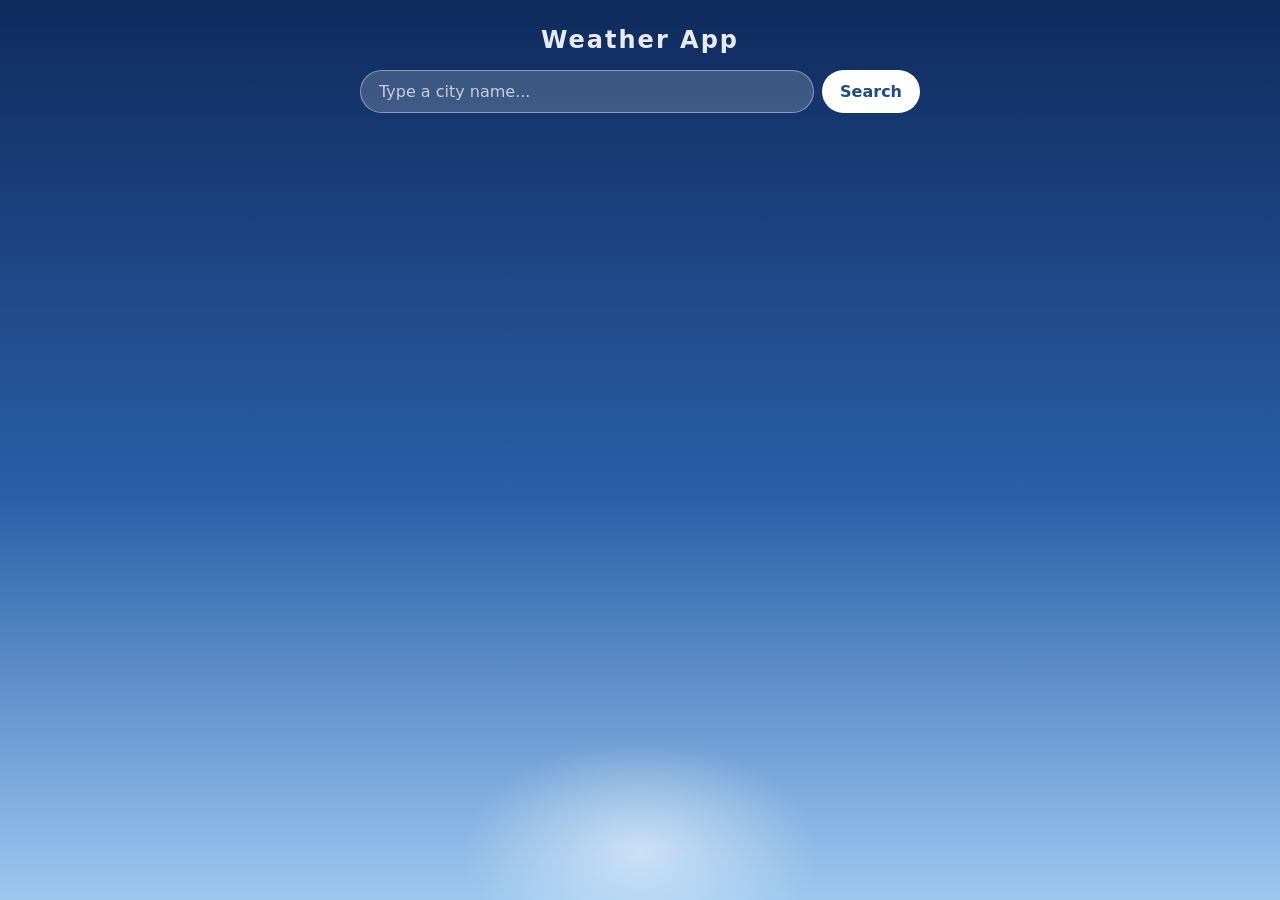
<file: index.html>
<!DOCTYPE html>
<html lang="en">
<head>
  <meta charset="UTF-8">
  <meta name="viewport" content="width=device-width, initial-scale=1.0">
  <title>Weather App</title>
  <link rel="stylesheet" href="style.css">
</head>
<body>
  <div class="glow"></div>
  <main class="wrap">
    <h1>Weather App</h1>
    <form class="search" id="search-form">
      <input type="text" id="city-input" placeholder="Type a city name..." aria-label="City name">
      <button type="submit">Search</button>
    </form>

    <p class="message" id="message" aria-live="polite" hidden></p>

    <section class="result" id="result" hidden>
      <div class="info">
        <h2 id="place"></h2>
        <p class="time" id="time"></p>
        <div class="big">
          <img id="icon" alt="" width="64" height="64">
          <p class="temp" id="temp"></p>
        </div>
        <p class="desc" id="desc"></p>
      </div>
      <ul class="facts">
        <li><span>Feels like</span><b id="feels"></b></li>
        <li><span>Humidity</span><b id="humidity"></b></li>
        <li><span>Wind</span><b id="wind"></b></li>
      </ul>
    </section>
  </main>
  <script src="script.js"></script>
</body>
</html>
</file>
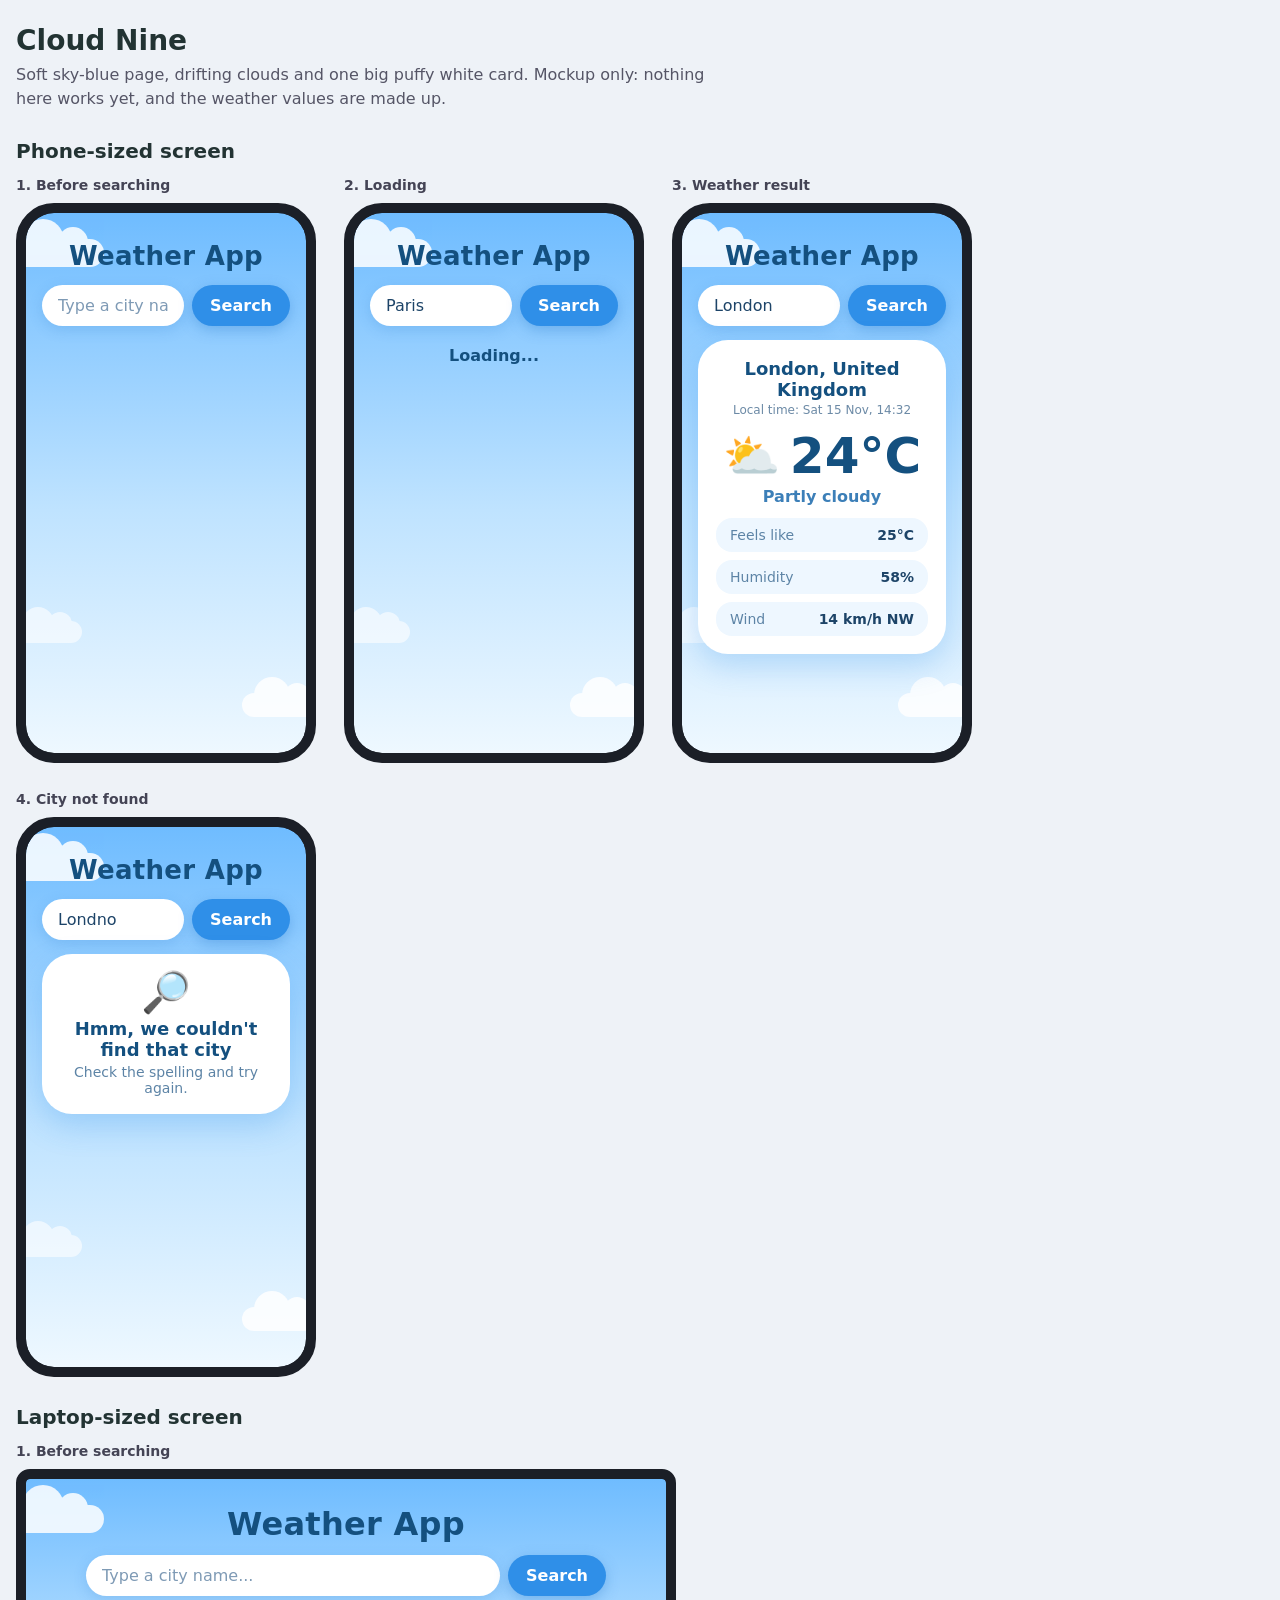
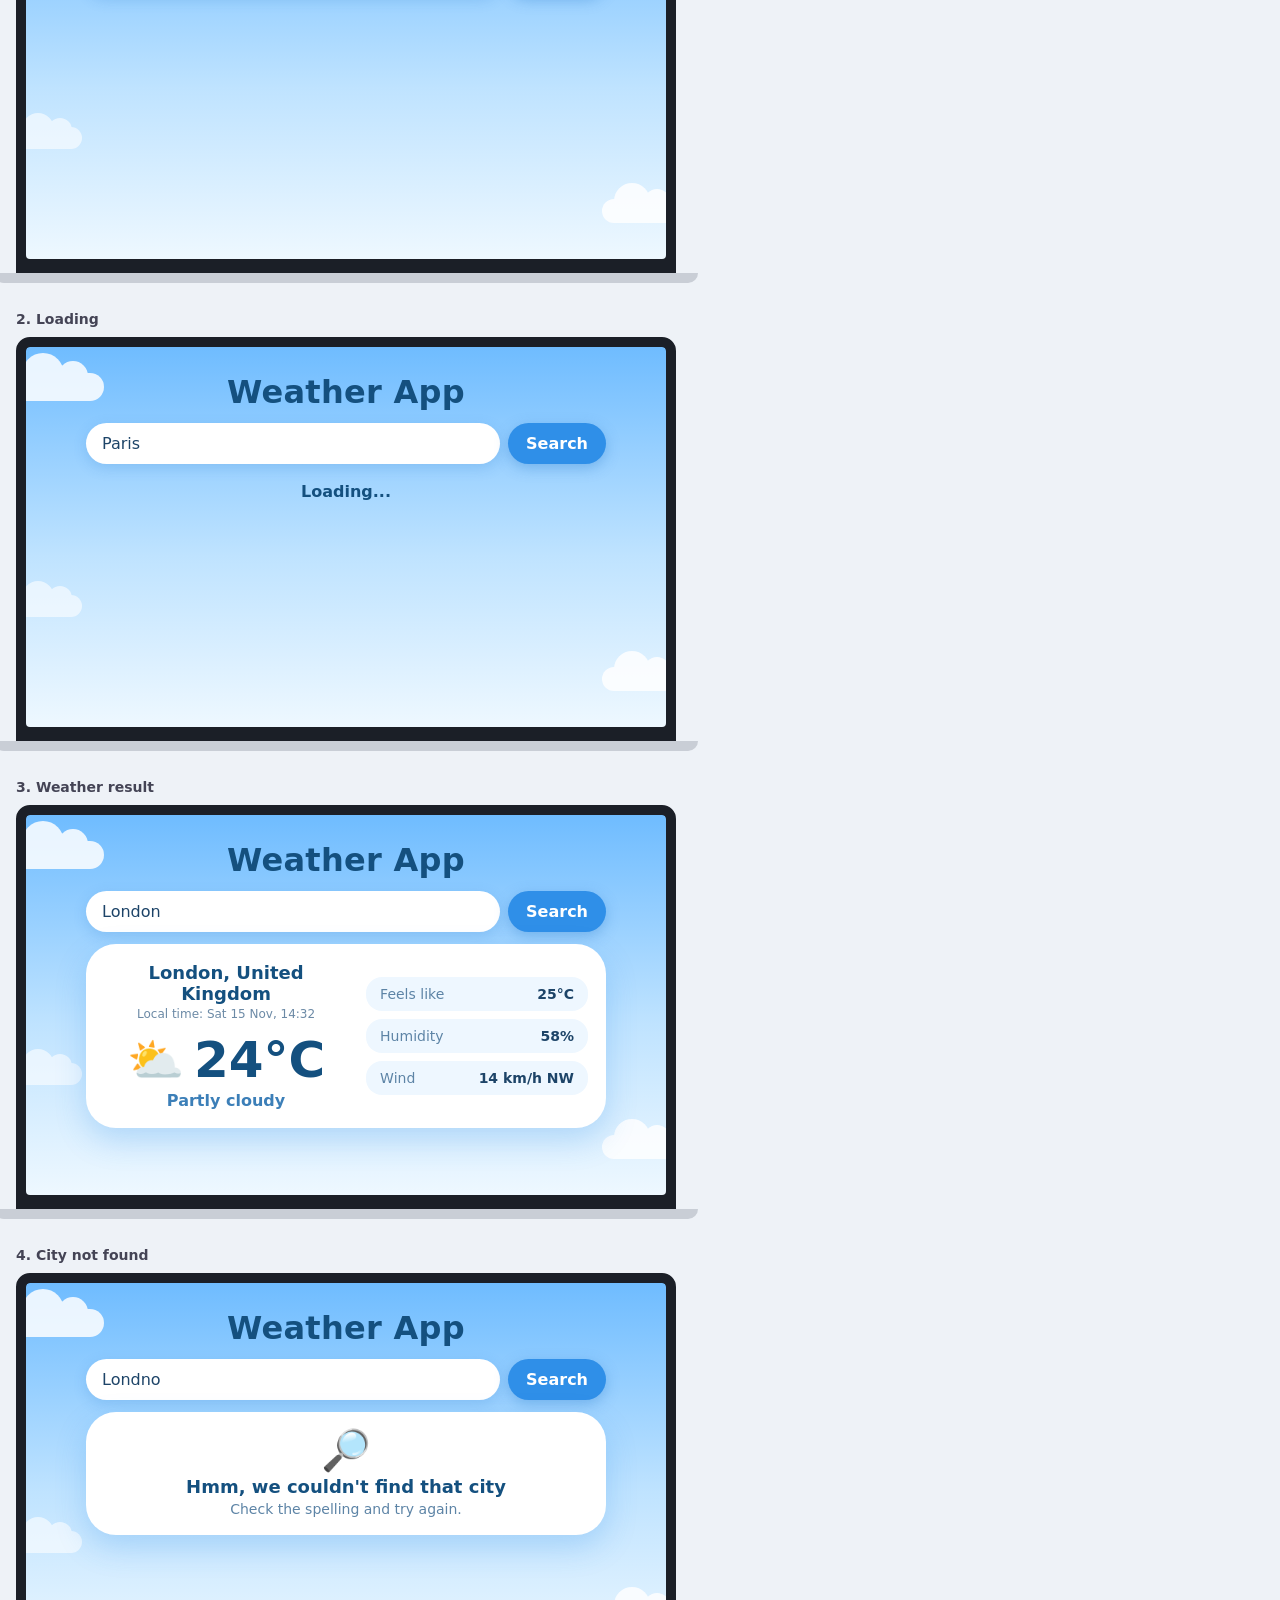
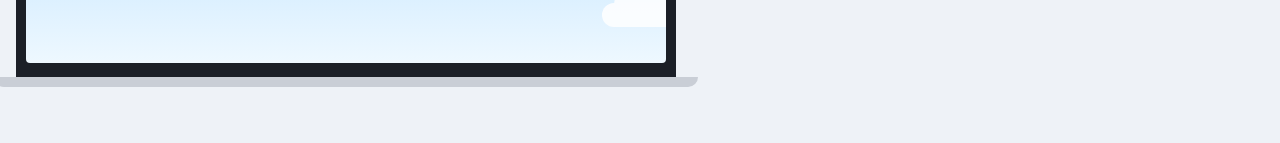
<file: mockups/cloud-nine.html>
<!DOCTYPE html>
<html lang="en"><head><meta charset="UTF-8"><meta name="viewport" content="width=device-width, initial-scale=1.0">
<title>Cloud Nine mockup</title><style>
*{box-sizing:border-box;margin:0;padding:0}
body{font-family:system-ui,-apple-system,Arial,sans-serif;background:#eef2f7;color:#233;padding:24px 16px 56px}
.head{max-width:1400px;margin:0 auto 20px}
.head h1{font-size:28px;margin-bottom:6px}
.head p{color:#556;line-height:1.5;max-width:720px}
.section{max-width:1400px;margin:28px auto 14px;font-size:20px}
.row{display:flex;flex-wrap:wrap;gap:28px;max-width:1400px;margin:0 auto}
figure{display:flex;flex-direction:column;gap:10px}
figcaption{font-weight:700;font-size:14px;color:#445}
.bezel{background:#1b1f27;border:10px solid #1b1f27;overflow:hidden}
.bezel.phone{border-radius:38px}
.bezel.laptop{border-radius:14px 14px 0 0;border-bottom-width:14px}
.base{height:10px;background:#c9ced6;border-radius:0 0 14px 14px;margin:-10px -22px 0}
.screen{position:relative;overflow:hidden}
.screen.phone{width:280px;height:540px;border-radius:28px}
.screen.laptop{width:640px;height:380px;border-radius:4px}
input,button{font:inherit;border:0;outline:0}
ul{list-style:none}

.screen{font-family:ui-rounded,"SF Pro Rounded","Arial Rounded MT Bold","Varela Round",Nunito,Quicksand,system-ui,sans-serif;color:#1d4468;background:linear-gradient(180deg,#6fbcff 0%,#bfe3ff 55%,#eef8ff 100%)}
.cloud{position:absolute;background:#fff;border-radius:999px;opacity:.85}
.cloud::before,.cloud::after{content:"";position:absolute;background:#fff;border-radius:50%}
.c1{width:96px;height:28px;top:26px;left:-18px}.c1::before{width:42px;height:42px;top:-20px;left:14px}.c1::after{width:30px;height:30px;top:-12px;left:50px}
.c2{width:80px;height:24px;bottom:36px;right:-16px}.c2::before{width:36px;height:36px;top:-16px;left:12px}.c2::after{width:26px;height:26px;top:-10px;left:42px}
.c3{width:70px;height:22px;bottom:110px;left:-14px;opacity:.6}.c3::before{width:32px;height:32px;top:-14px;left:10px}.c3::after{width:24px;height:24px;top:-9px;left:36px}
.wrap{position:relative;width:100%;display:flex;flex-direction:column;align-items:center;gap:14px}
.phone .wrap{padding:28px 16px}.laptop .wrap{padding:26px 40px;max-width:600px;margin:0 auto;gap:12px}
.wrap h1{font-size:26px;letter-spacing:.3px;color:#14507f}.laptop .wrap h1{font-size:32px}
.search{display:flex;gap:8px;width:100%}
.search input{flex:1;min-width:0;padding:11px 16px;border-radius:999px;background:#fff;color:#1d4468;box-shadow:0 4px 14px rgba(40,120,200,.2)}
.search input::placeholder{color:#7e9ab5}
.search button{padding:11px 18px;border-radius:999px;background:#2f8fe8;color:#fff;font-weight:700;box-shadow:0 4px 14px rgba(40,120,200,.35)}
.msg{font-weight:700;color:#14507f;margin-top:6px}
.card{width:100%;background:#fff;border-radius:30px;padding:18px;text-align:center;box-shadow:0 12px 30px rgba(47,143,232,.25)}
.card h2{font-size:18px;color:#14507f}.time{font-size:12px;color:#6c8aa6;margin-top:3px}
.big{display:flex;align-items:center;justify-content:center;gap:10px;margin:10px 0 2px}
.icon{font-size:46px;line-height:1}.temp{font-size:50px;font-weight:800;color:#14507f}
.desc{font-weight:700;color:#3c7fb8}
.facts{margin-top:12px;display:grid;gap:8px}
.facts li{display:flex;justify-content:space-between;background:#eef7ff;border-radius:16px;padding:9px 14px;font-size:14px}
.facts span{color:#5d84a6}
.laptop .card.result{display:grid;grid-template-columns:1.1fr 1fr;gap:18px;align-items:center;text-align:center}
.laptop .facts{margin-top:0}
.notfound .icon{font-size:40px;margin-bottom:6px}.notfound p{color:#5d84a6;margin-top:4px;font-size:14px}
</style></head><body>
<div class="head"><h1>Cloud Nine</h1><p>Soft sky-blue page, drifting clouds and one big puffy white card. Mockup only: nothing here works yet, and the weather values are made up.</p></div>
<h2 class="section">Phone-sized screen</h2><div class="row">
<figure><figcaption>1. Before searching</figcaption><div class="bezel phone"><div class="screen phone"><div class="cloud c1"></div><div class="cloud c2"></div><div class="cloud c3"></div><main class="wrap"><h1>Weather App</h1>
<div class="search"><input value="" placeholder="Type a city name..." readonly><button type="button">Search</button></div>
</main></div></div></figure>
<figure><figcaption>2. Loading</figcaption><div class="bezel phone"><div class="screen phone"><div class="cloud c1"></div><div class="cloud c2"></div><div class="cloud c3"></div><main class="wrap"><h1>Weather App</h1>
<div class="search"><input value="Paris" placeholder="Type a city name..." readonly><button type="button">Search</button></div>
<p class="msg">Loading...</p></main></div></div></figure>
<figure><figcaption>3. Weather result</figcaption><div class="bezel phone"><div class="screen phone"><div class="cloud c1"></div><div class="cloud c2"></div><div class="cloud c3"></div><main class="wrap"><h1>Weather App</h1>
<div class="search"><input value="London" placeholder="Type a city name..." readonly><button type="button">Search</button></div>
<section class="card result">
<div class="left"><h2>London, United Kingdom</h2><p class="time">Local time: Sat 15 Nov, 14:32</p>
<div class="big"><span class="icon">&#9925;</span><span class="temp">24&deg;C</span></div><p class="desc">Partly cloudy</p></div>
<ul class="facts"><li><span>Feels like</span><b>25&deg;C</b></li><li><span>Humidity</span><b>58%</b></li><li><span>Wind</span><b>14 km/h NW</b></li></ul>
</section></main></div></div></figure>
<figure><figcaption>4. City not found</figcaption><div class="bezel phone"><div class="screen phone"><div class="cloud c1"></div><div class="cloud c2"></div><div class="cloud c3"></div><main class="wrap"><h1>Weather App</h1>
<div class="search"><input value="Londno" placeholder="Type a city name..." readonly><button type="button">Search</button></div>
<section class="card notfound"><div class="icon">&#128270;</div><h2>Hmm, we couldn't find that city</h2><p>Check the spelling and try again.</p></section></main></div></div></figure>
</div>
<h2 class="section">Laptop-sized screen</h2><div class="row">
<figure><figcaption>1. Before searching</figcaption><div class="bezel laptop"><div class="screen laptop"><div class="cloud c1"></div><div class="cloud c2"></div><div class="cloud c3"></div><main class="wrap"><h1>Weather App</h1>
<div class="search"><input value="" placeholder="Type a city name..." readonly><button type="button">Search</button></div>
</main></div></div><div class="base"></div></figure>
<figure><figcaption>2. Loading</figcaption><div class="bezel laptop"><div class="screen laptop"><div class="cloud c1"></div><div class="cloud c2"></div><div class="cloud c3"></div><main class="wrap"><h1>Weather App</h1>
<div class="search"><input value="Paris" placeholder="Type a city name..." readonly><button type="button">Search</button></div>
<p class="msg">Loading...</p></main></div></div><div class="base"></div></figure>
<figure><figcaption>3. Weather result</figcaption><div class="bezel laptop"><div class="screen laptop"><div class="cloud c1"></div><div class="cloud c2"></div><div class="cloud c3"></div><main class="wrap"><h1>Weather App</h1>
<div class="search"><input value="London" placeholder="Type a city name..." readonly><button type="button">Search</button></div>
<section class="card result">
<div class="left"><h2>London, United Kingdom</h2><p class="time">Local time: Sat 15 Nov, 14:32</p>
<div class="big"><span class="icon">&#9925;</span><span class="temp">24&deg;C</span></div><p class="desc">Partly cloudy</p></div>
<ul class="facts"><li><span>Feels like</span><b>25&deg;C</b></li><li><span>Humidity</span><b>58%</b></li><li><span>Wind</span><b>14 km/h NW</b></li></ul>
</section></main></div></div><div class="base"></div></figure>
<figure><figcaption>4. City not found</figcaption><div class="bezel laptop"><div class="screen laptop"><div class="cloud c1"></div><div class="cloud c2"></div><div class="cloud c3"></div><main class="wrap"><h1>Weather App</h1>
<div class="search"><input value="Londno" placeholder="Type a city name..." readonly><button type="button">Search</button></div>
<section class="card notfound"><div class="icon">&#128270;</div><h2>Hmm, we couldn't find that city</h2><p>Check the spelling and try again.</p></section></main></div></div><div class="base"></div></figure>
</div></body></html>
</file>
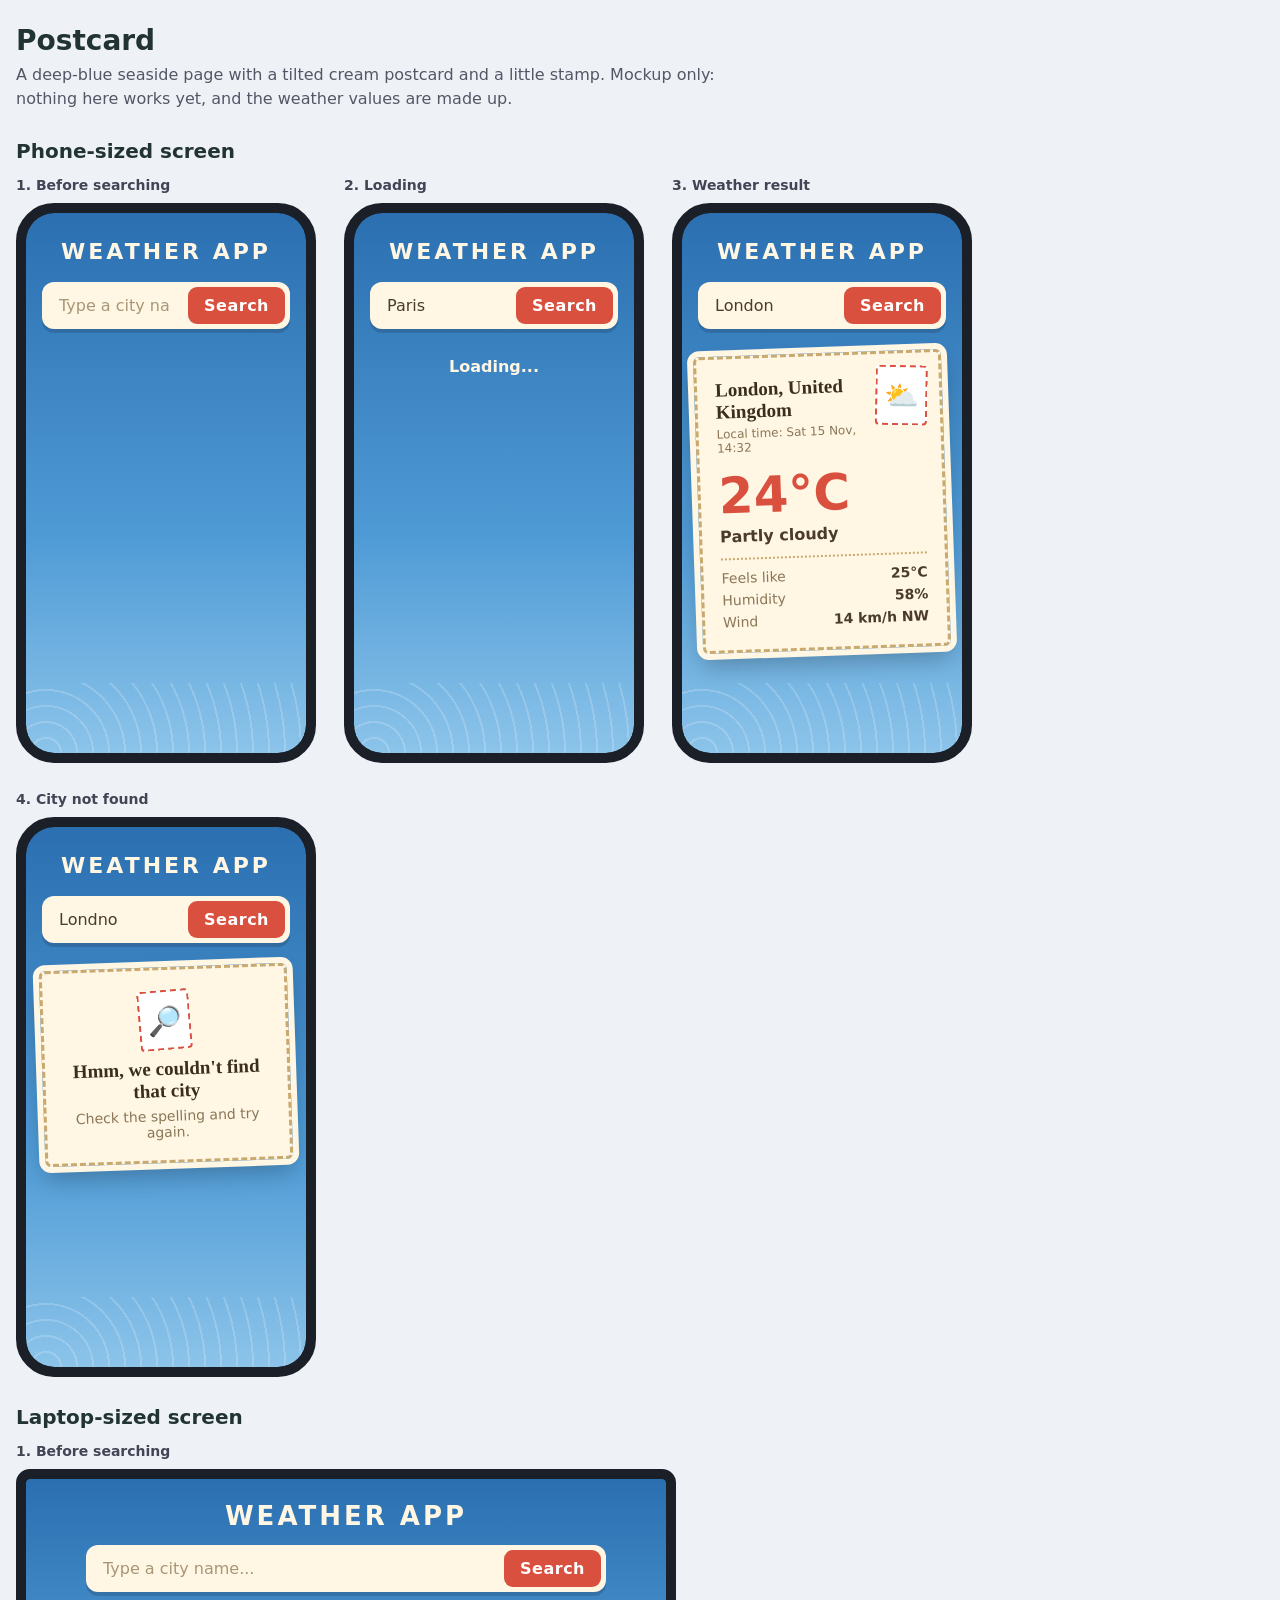
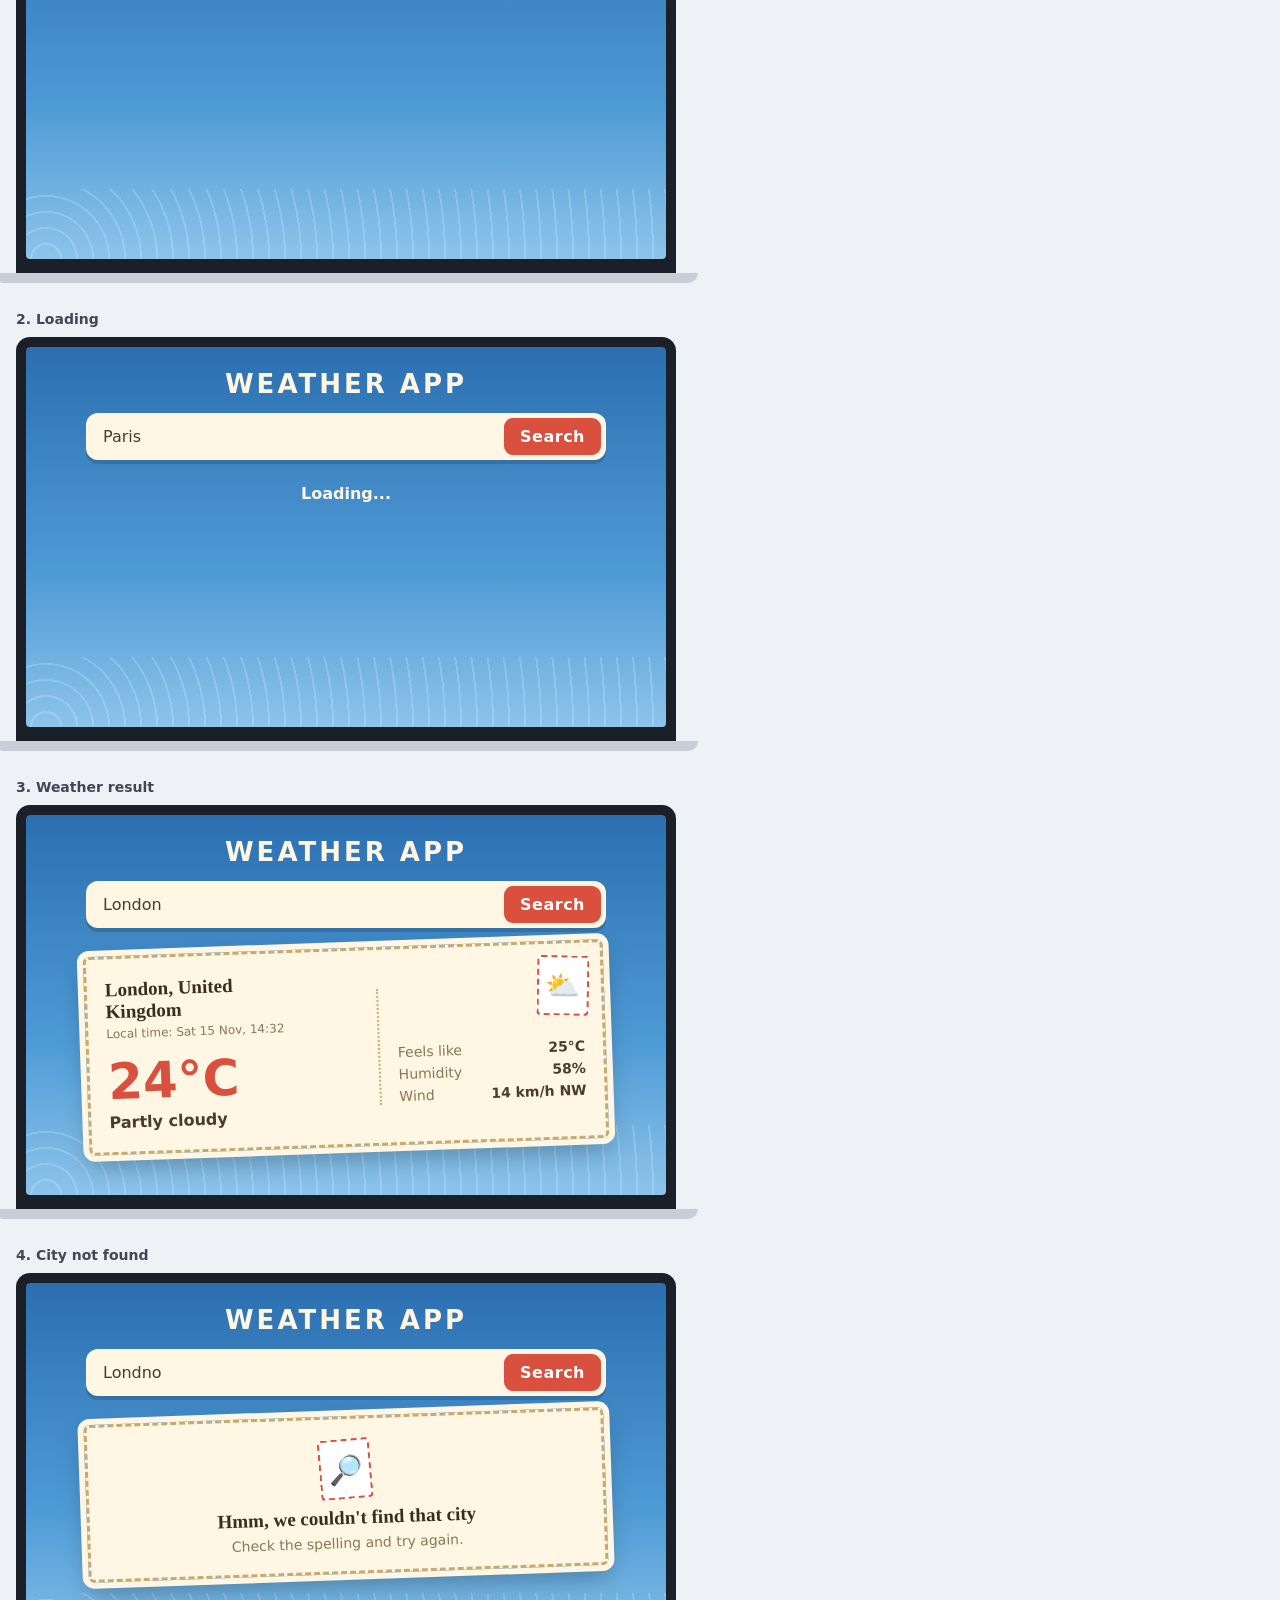
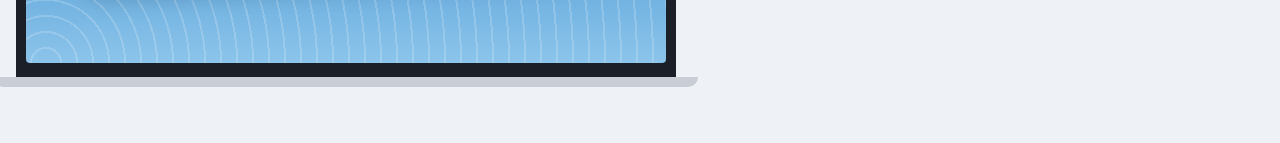
<file: mockups/postcard.html>
<!DOCTYPE html>
<html lang="en"><head><meta charset="UTF-8"><meta name="viewport" content="width=device-width, initial-scale=1.0">
<title>Postcard mockup</title><style>
*{box-sizing:border-box;margin:0;padding:0}
body{font-family:system-ui,-apple-system,Arial,sans-serif;background:#eef2f7;color:#233;padding:24px 16px 56px}
.head{max-width:1400px;margin:0 auto 20px}
.head h1{font-size:28px;margin-bottom:6px}
.head p{color:#556;line-height:1.5;max-width:720px}
.section{max-width:1400px;margin:28px auto 14px;font-size:20px}
.row{display:flex;flex-wrap:wrap;gap:28px;max-width:1400px;margin:0 auto}
figure{display:flex;flex-direction:column;gap:10px}
figcaption{font-weight:700;font-size:14px;color:#445}
.bezel{background:#1b1f27;border:10px solid #1b1f27;overflow:hidden}
.bezel.phone{border-radius:38px}
.bezel.laptop{border-radius:14px 14px 0 0;border-bottom-width:14px}
.base{height:10px;background:#c9ced6;border-radius:0 0 14px 14px;margin:-10px -22px 0}
.screen{position:relative;overflow:hidden}
.screen.phone{width:280px;height:540px;border-radius:28px}
.screen.laptop{width:640px;height:380px;border-radius:4px}
input,button{font:inherit;border:0;outline:0}
ul{list-style:none}

.screen{font-family:ui-rounded,"SF Pro Rounded","Arial Rounded MT Bold","Varela Round",Nunito,Quicksand,system-ui,sans-serif;color:#4a3b2a;background:linear-gradient(180deg,#2b6fb0 0%,#4f9bd6 60%,#8cc4ea 100%)}
.waves{position:absolute;left:0;right:0;bottom:0;height:70px;background:repeating-radial-gradient(circle at 20px 70px,transparent 0 14px,rgba(255,255,255,.18) 14px 16px)}
.wrap{position:relative;width:100%;display:flex;flex-direction:column;align-items:center;gap:18px}
.phone .wrap{padding:26px 16px}.laptop .wrap{padding:22px 40px;max-width:600px;margin:0 auto;gap:14px}
.wrap h1{font-size:22px;color:#fff6e4;letter-spacing:3px;text-transform:uppercase}.laptop .wrap h1{font-size:26px}
.search{display:flex;width:100%;background:#fff6e4;border-radius:12px;padding:5px;gap:6px;box-shadow:0 4px 0 rgba(0,0,0,.15)}
.search input{flex:1;min-width:0;padding:9px 12px;background:transparent;color:#4a3b2a}
.search input::placeholder{color:#a89677}
.search button{padding:9px 16px;border-radius:9px;background:#d9503f;color:#fff;font-weight:700;letter-spacing:.5px}
.msg{color:#fff6e4;font-weight:700;font-size:16px;margin-top:10px}
.card{position:relative;width:100%;background:#fff6e4;border:3px dashed #c9a96e;outline:6px solid #fff6e4;outline-offset:0;border-radius:6px;padding:20px 18px;transform:rotate(-2deg);box-shadow:0 12px 24px rgba(0,0,0,.25);margin-top:6px}
.card h2{font-family:"Segoe Print","Bradley Hand","Comic Sans MS",cursive;font-size:19px;color:#3a2d1c;padding-right:62px}
.time{font-size:12px;color:#8a7757;margin-top:4px;padding-right:62px}
.big{margin:12px 0 2px}
.icon{position:absolute;top:12px;right:12px;width:52px;height:60px;display:flex;align-items:center;justify-content:center;font-size:28px;background:#fff;border:2px dashed #d9503f;border-radius:4px;transform:rotate(3deg)}
.temp{font-size:50px;font-weight:800;color:#d9503f}
.desc{font-weight:700;color:#4a3b2a}
.facts{margin-top:12px;border-top:2px dotted #c9a96e;padding-top:10px;display:grid;gap:6px}
.facts li{display:flex;justify-content:space-between;font-size:14px}.facts span{color:#8a7757}
.laptop .card.result{display:grid;grid-template-columns:1.2fr 1fr;gap:22px;align-items:center}
.laptop .facts{margin-top:0;border-top:0;border-left:2px dotted #c9a96e;padding:56px 0 0 18px}
.notfound .icon{position:static;margin:0 auto 8px;transform:rotate(-3deg)}
.notfound h2{padding-right:0;text-align:center}.notfound p{text-align:center;color:#8a7757;font-size:14px;margin-top:6px}
</style></head><body>
<div class="head"><h1>Postcard</h1><p>A deep-blue seaside page with a tilted cream postcard and a little stamp. Mockup only: nothing here works yet, and the weather values are made up.</p></div>
<h2 class="section">Phone-sized screen</h2><div class="row">
<figure><figcaption>1. Before searching</figcaption><div class="bezel phone"><div class="screen phone"><div class="waves"></div><main class="wrap"><h1>Weather App</h1>
<div class="search"><input value="" placeholder="Type a city name..." readonly><button type="button">Search</button></div>
</main></div></div></figure>
<figure><figcaption>2. Loading</figcaption><div class="bezel phone"><div class="screen phone"><div class="waves"></div><main class="wrap"><h1>Weather App</h1>
<div class="search"><input value="Paris" placeholder="Type a city name..." readonly><button type="button">Search</button></div>
<p class="msg">Loading...</p></main></div></div></figure>
<figure><figcaption>3. Weather result</figcaption><div class="bezel phone"><div class="screen phone"><div class="waves"></div><main class="wrap"><h1>Weather App</h1>
<div class="search"><input value="London" placeholder="Type a city name..." readonly><button type="button">Search</button></div>
<section class="card result">
<div class="left"><h2>London, United Kingdom</h2><p class="time">Local time: Sat 15 Nov, 14:32</p>
<div class="big"><span class="icon">&#9925;</span><span class="temp">24&deg;C</span></div><p class="desc">Partly cloudy</p></div>
<ul class="facts"><li><span>Feels like</span><b>25&deg;C</b></li><li><span>Humidity</span><b>58%</b></li><li><span>Wind</span><b>14 km/h NW</b></li></ul>
</section></main></div></div></figure>
<figure><figcaption>4. City not found</figcaption><div class="bezel phone"><div class="screen phone"><div class="waves"></div><main class="wrap"><h1>Weather App</h1>
<div class="search"><input value="Londno" placeholder="Type a city name..." readonly><button type="button">Search</button></div>
<section class="card notfound"><div class="icon">&#128270;</div><h2>Hmm, we couldn't find that city</h2><p>Check the spelling and try again.</p></section></main></div></div></figure>
</div>
<h2 class="section">Laptop-sized screen</h2><div class="row">
<figure><figcaption>1. Before searching</figcaption><div class="bezel laptop"><div class="screen laptop"><div class="waves"></div><main class="wrap"><h1>Weather App</h1>
<div class="search"><input value="" placeholder="Type a city name..." readonly><button type="button">Search</button></div>
</main></div></div><div class="base"></div></figure>
<figure><figcaption>2. Loading</figcaption><div class="bezel laptop"><div class="screen laptop"><div class="waves"></div><main class="wrap"><h1>Weather App</h1>
<div class="search"><input value="Paris" placeholder="Type a city name..." readonly><button type="button">Search</button></div>
<p class="msg">Loading...</p></main></div></div><div class="base"></div></figure>
<figure><figcaption>3. Weather result</figcaption><div class="bezel laptop"><div class="screen laptop"><div class="waves"></div><main class="wrap"><h1>Weather App</h1>
<div class="search"><input value="London" placeholder="Type a city name..." readonly><button type="button">Search</button></div>
<section class="card result">
<div class="left"><h2>London, United Kingdom</h2><p class="time">Local time: Sat 15 Nov, 14:32</p>
<div class="big"><span class="icon">&#9925;</span><span class="temp">24&deg;C</span></div><p class="desc">Partly cloudy</p></div>
<ul class="facts"><li><span>Feels like</span><b>25&deg;C</b></li><li><span>Humidity</span><b>58%</b></li><li><span>Wind</span><b>14 km/h NW</b></li></ul>
</section></main></div></div><div class="base"></div></figure>
<figure><figcaption>4. City not found</figcaption><div class="bezel laptop"><div class="screen laptop"><div class="waves"></div><main class="wrap"><h1>Weather App</h1>
<div class="search"><input value="Londno" placeholder="Type a city name..." readonly><button type="button">Search</button></div>
<section class="card notfound"><div class="icon">&#128270;</div><h2>Hmm, we couldn't find that city</h2><p>Check the spelling and try again.</p></section></main></div></div><div class="base"></div></figure>
</div></body></html>
</file>
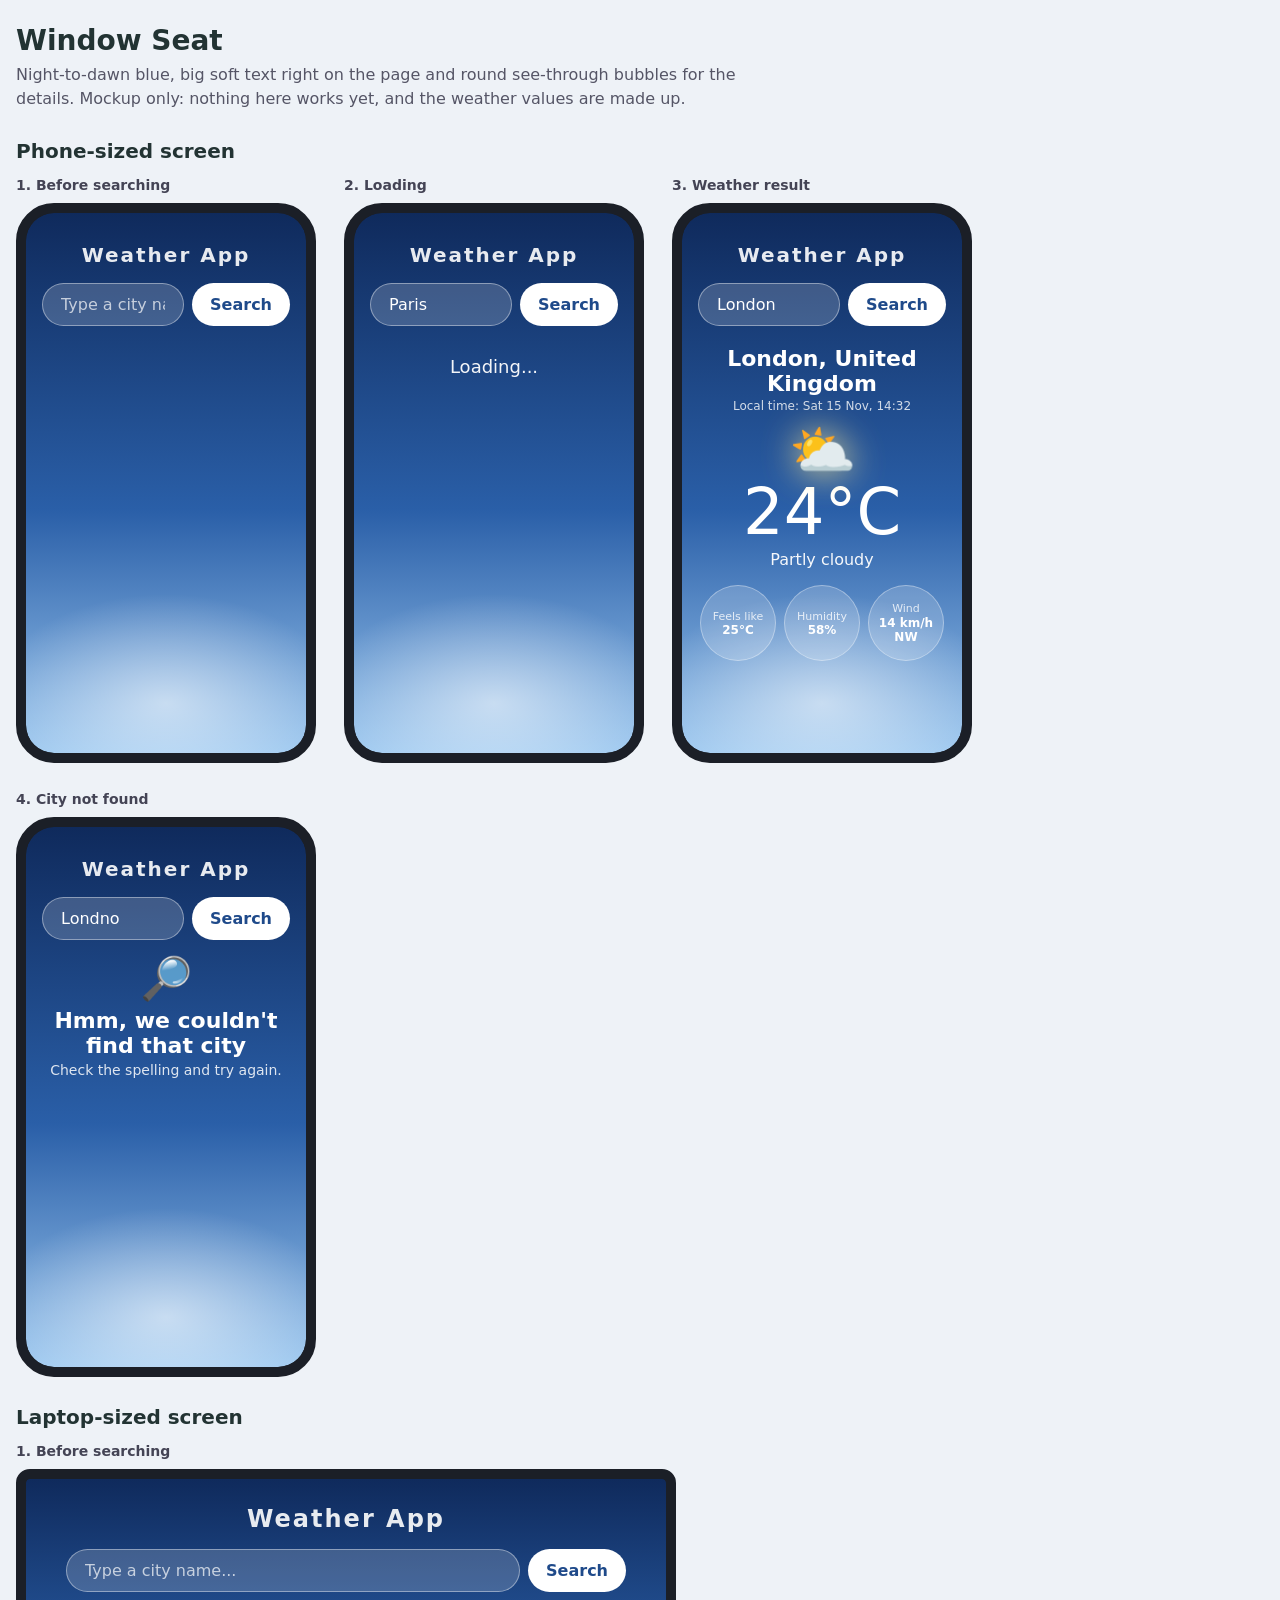
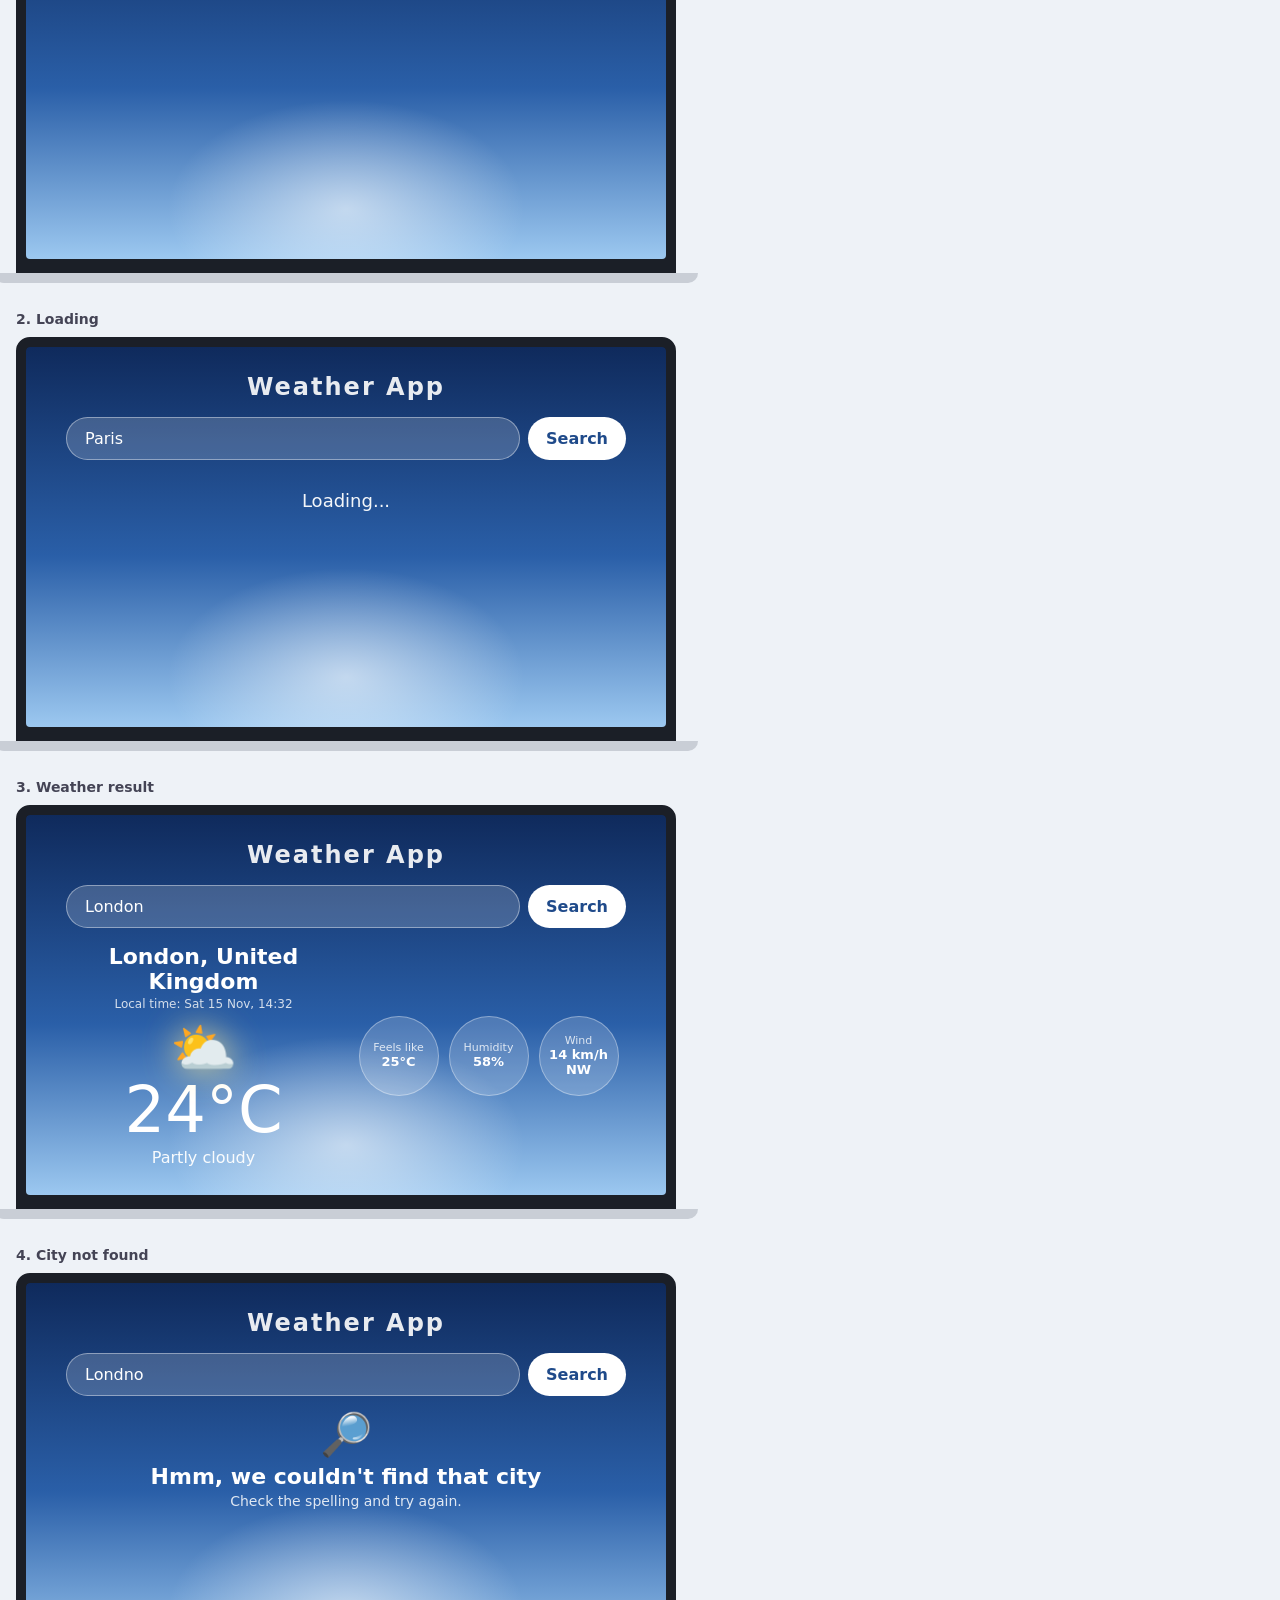
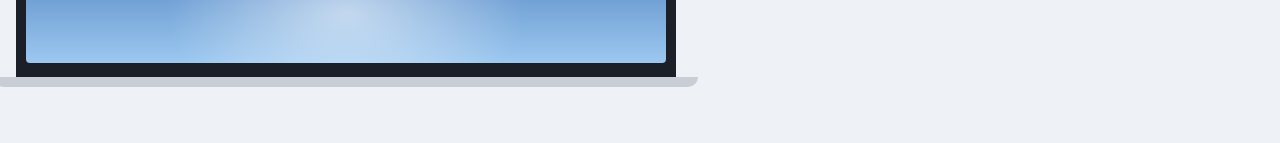
<file: mockups/window-seat.html>
<!DOCTYPE html>
<html lang="en"><head><meta charset="UTF-8"><meta name="viewport" content="width=device-width, initial-scale=1.0">
<title>Window Seat mockup</title><style>
*{box-sizing:border-box;margin:0;padding:0}
body{font-family:system-ui,-apple-system,Arial,sans-serif;background:#eef2f7;color:#233;padding:24px 16px 56px}
.head{max-width:1400px;margin:0 auto 20px}
.head h1{font-size:28px;margin-bottom:6px}
.head p{color:#556;line-height:1.5;max-width:720px}
.section{max-width:1400px;margin:28px auto 14px;font-size:20px}
.row{display:flex;flex-wrap:wrap;gap:28px;max-width:1400px;margin:0 auto}
figure{display:flex;flex-direction:column;gap:10px}
figcaption{font-weight:700;font-size:14px;color:#445}
.bezel{background:#1b1f27;border:10px solid #1b1f27;overflow:hidden}
.bezel.phone{border-radius:38px}
.bezel.laptop{border-radius:14px 14px 0 0;border-bottom-width:14px}
.base{height:10px;background:#c9ced6;border-radius:0 0 14px 14px;margin:-10px -22px 0}
.screen{position:relative;overflow:hidden}
.screen.phone{width:280px;height:540px;border-radius:28px}
.screen.laptop{width:640px;height:380px;border-radius:4px}
input,button{font:inherit;border:0;outline:0}
ul{list-style:none}

.screen{font-family:ui-rounded,"SF Pro Rounded","Arial Rounded MT Bold","Varela Round",Nunito,Quicksand,system-ui,sans-serif;color:#fff;background:linear-gradient(180deg,#0f2a5c 0%,#2a5fa8 55%,#9cc8f0 100%)}
.glow{position:absolute;left:50%;bottom:-60px;width:360px;height:220px;margin-left:-180px;background:radial-gradient(ellipse at center,rgba(255,255,255,.55),transparent 70%)}
.wrap{position:relative;width:100%;display:flex;flex-direction:column;align-items:center;gap:16px;text-align:center}
.phone .wrap{padding:30px 16px}.laptop .wrap{padding:26px 40px;max-width:640px;margin:0 auto}
.wrap h1{font-size:20px;font-weight:600;letter-spacing:2px;opacity:.9}.laptop .wrap h1{font-size:24px}
.search{display:flex;width:100%;gap:8px}
.search input{flex:1;min-width:0;padding:11px 18px;border-radius:999px;background:rgba(255,255,255,.18);color:#fff;border:1px solid rgba(255,255,255,.4)}
.search input::placeholder{color:rgba(255,255,255,.7)}
.search button{padding:11px 18px;border-radius:999px;background:#fff;color:#1f4a8a;font-weight:700}
.msg{margin-top:14px;font-size:18px;opacity:.95}
.card{width:100%}
.card h2{font-size:22px;font-weight:600}.time{font-size:12px;opacity:.8;margin-top:3px}
.big{display:flex;flex-direction:column;align-items:center;margin:8px 0 0}
.icon{font-size:54px;line-height:1.1;filter:drop-shadow(0 0 18px rgba(255,235,150,.9))}
.temp{font-size:64px;font-weight:300;line-height:1}
.desc{margin-top:6px;opacity:.95}
.facts{margin-top:16px;display:flex;justify-content:center;gap:8px}
.facts li{width:76px;height:76px;border-radius:50%;background:rgba(255,255,255,.18);border:1px solid rgba(255,255,255,.35);display:flex;flex-direction:column;align-items:center;justify-content:center;font-size:12px;line-height:1.2;padding:4px}
.facts span{opacity:.8;font-size:11px}.facts b{font-weight:700}
.laptop .card.result{display:grid;grid-template-columns:1fr 1fr;align-items:center;gap:10px}.laptop .facts{margin-top:0;gap:10px}.laptop .facts li{width:80px;height:80px;font-size:13px}
.phone .card.result{padding-top:4px}
.notfound .icon{font-size:42px;display:block;margin-bottom:6px;filter:none}
.notfound p{opacity:.85;margin-top:4px;font-size:14px}
</style></head><body>
<div class="head"><h1>Window Seat</h1><p>Night-to-dawn blue, big soft text right on the page and round see-through bubbles for the details. Mockup only: nothing here works yet, and the weather values are made up.</p></div>
<h2 class="section">Phone-sized screen</h2><div class="row">
<figure><figcaption>1. Before searching</figcaption><div class="bezel phone"><div class="screen phone"><div class="glow"></div><main class="wrap"><h1>Weather App</h1>
<div class="search"><input value="" placeholder="Type a city name..." readonly><button type="button">Search</button></div>
</main></div></div></figure>
<figure><figcaption>2. Loading</figcaption><div class="bezel phone"><div class="screen phone"><div class="glow"></div><main class="wrap"><h1>Weather App</h1>
<div class="search"><input value="Paris" placeholder="Type a city name..." readonly><button type="button">Search</button></div>
<p class="msg">Loading...</p></main></div></div></figure>
<figure><figcaption>3. Weather result</figcaption><div class="bezel phone"><div class="screen phone"><div class="glow"></div><main class="wrap"><h1>Weather App</h1>
<div class="search"><input value="London" placeholder="Type a city name..." readonly><button type="button">Search</button></div>
<section class="card result">
<div class="left"><h2>London, United Kingdom</h2><p class="time">Local time: Sat 15 Nov, 14:32</p>
<div class="big"><span class="icon">&#9925;</span><span class="temp">24&deg;C</span></div><p class="desc">Partly cloudy</p></div>
<ul class="facts"><li><span>Feels like</span><b>25&deg;C</b></li><li><span>Humidity</span><b>58%</b></li><li><span>Wind</span><b>14 km/h NW</b></li></ul>
</section></main></div></div></figure>
<figure><figcaption>4. City not found</figcaption><div class="bezel phone"><div class="screen phone"><div class="glow"></div><main class="wrap"><h1>Weather App</h1>
<div class="search"><input value="Londno" placeholder="Type a city name..." readonly><button type="button">Search</button></div>
<section class="card notfound"><div class="icon">&#128270;</div><h2>Hmm, we couldn't find that city</h2><p>Check the spelling and try again.</p></section></main></div></div></figure>
</div>
<h2 class="section">Laptop-sized screen</h2><div class="row">
<figure><figcaption>1. Before searching</figcaption><div class="bezel laptop"><div class="screen laptop"><div class="glow"></div><main class="wrap"><h1>Weather App</h1>
<div class="search"><input value="" placeholder="Type a city name..." readonly><button type="button">Search</button></div>
</main></div></div><div class="base"></div></figure>
<figure><figcaption>2. Loading</figcaption><div class="bezel laptop"><div class="screen laptop"><div class="glow"></div><main class="wrap"><h1>Weather App</h1>
<div class="search"><input value="Paris" placeholder="Type a city name..." readonly><button type="button">Search</button></div>
<p class="msg">Loading...</p></main></div></div><div class="base"></div></figure>
<figure><figcaption>3. Weather result</figcaption><div class="bezel laptop"><div class="screen laptop"><div class="glow"></div><main class="wrap"><h1>Weather App</h1>
<div class="search"><input value="London" placeholder="Type a city name..." readonly><button type="button">Search</button></div>
<section class="card result">
<div class="left"><h2>London, United Kingdom</h2><p class="time">Local time: Sat 15 Nov, 14:32</p>
<div class="big"><span class="icon">&#9925;</span><span class="temp">24&deg;C</span></div><p class="desc">Partly cloudy</p></div>
<ul class="facts"><li><span>Feels like</span><b>25&deg;C</b></li><li><span>Humidity</span><b>58%</b></li><li><span>Wind</span><b>14 km/h NW</b></li></ul>
</section></main></div></div><div class="base"></div></figure>
<figure><figcaption>4. City not found</figcaption><div class="bezel laptop"><div class="screen laptop"><div class="glow"></div><main class="wrap"><h1>Weather App</h1>
<div class="search"><input value="Londno" placeholder="Type a city name..." readonly><button type="button">Search</button></div>
<section class="card notfound"><div class="icon">&#128270;</div><h2>Hmm, we couldn't find that city</h2><p>Check the spelling and try again.</p></section></main></div></div><div class="base"></div></figure>
</div></body></html>
</file>
<file: style.css>
* {
  box-sizing: border-box;
  margin: 0;
  padding: 0;
}

body {
  position: relative;
  min-height: 100vh;
  overflow-x: hidden;
  font-family: ui-rounded, "SF Pro Rounded", "Arial Rounded MT Bold", "Varela Round", Nunito, Quicksand, system-ui, sans-serif;
  color: #fff;
  background: linear-gradient(180deg, #0f2a5c 0%, #2a5fa8 55%, #9cc8f0 100%);
}

.glow {
  position: absolute;
  left: 50%;
  bottom: 0;
  width: 360px;
  height: 160px;
  margin-left: -180px;
  background: radial-gradient(ellipse 254px 156px at 50% 110px, rgba(255, 255, 255, 0.55), transparent 70%);
}

.wrap {
  position: relative;
  width: 100%;
  max-width: 640px;
  margin: 0 auto;
  padding: 30px 16px;
  display: flex;
  flex-direction: column;
  align-items: center;
  gap: 16px;
  text-align: center;
}

h1 {
  font-size: 20px;
  font-weight: 600;
  letter-spacing: 2px;
  opacity: 0.9;
}

.search {
  display: flex;
  width: 100%;
  gap: 8px;
}

.search input {
  flex: 1;
  min-width: 0;
  padding: 11px 18px;
  border: 1px solid rgba(255, 255, 255, 0.4);
  border-radius: 999px;
  outline: 0;
  font: inherit;
  color: #fff;
  background: rgba(255, 255, 255, 0.18);
}

.search input::placeholder {
  color: rgba(255, 255, 255, 0.7);
}

.search button {
  padding: 11px 18px;
  border: 0;
  border-radius: 999px;
  font: inherit;
  font-weight: 700;
  color: #1f4a8a;
  background: #fff;
  cursor: pointer;
}

.message {
  margin-top: 14px;
  font-size: 16px;
  line-height: 1.4;
}

.result {
  width: 100%;
  padding-top: 4px;
}

.result[hidden] {
  display: none;
}

.result h2 {
  font-size: 22px;
  font-weight: 600;
}

.time {
  margin-top: 3px;
  font-size: 12px;
  opacity: 0.8;
}

.big {
  display: flex;
  flex-direction: column;
  align-items: center;
  margin-top: 8px;
}

.big img {
  width: 64px;
  height: 64px;
  filter: drop-shadow(0 0 18px rgba(255, 235, 150, 0.9));
}

.temp {
  font-size: 64px;
  font-weight: 300;
  line-height: 1;
}

.desc {
  margin-top: 6px;
  opacity: 0.95;
}

.facts {
  margin-top: 16px;
  display: flex;
  justify-content: center;
  gap: 8px;
  list-style: none;
}

.facts li {
  width: 76px;
  height: 76px;
  padding: 4px;
  display: flex;
  flex-direction: column;
  align-items: center;
  justify-content: center;
  border: 1px solid rgba(255, 255, 255, 0.35);
  border-radius: 50%;
  font-size: 12px;
  line-height: 1.2;
  background: rgba(255, 255, 255, 0.18);
}

.facts span {
  font-size: 11px;
  opacity: 0.8;
}

.facts b {
  font-weight: 700;
}

@media (min-width: 700px) {
  .wrap {
    padding: 26px 40px;
  }

  h1 {
    font-size: 24px;
  }

  .result {
    display: grid;
    grid-template-columns: 1fr 1fr;
    align-items: center;
    gap: 10px;
  }

  .facts {
    margin-top: 0;
    gap: 10px;
  }

  .facts li {
    width: 80px;
    height: 80px;
    font-size: 13px;
  }
}
</file>
